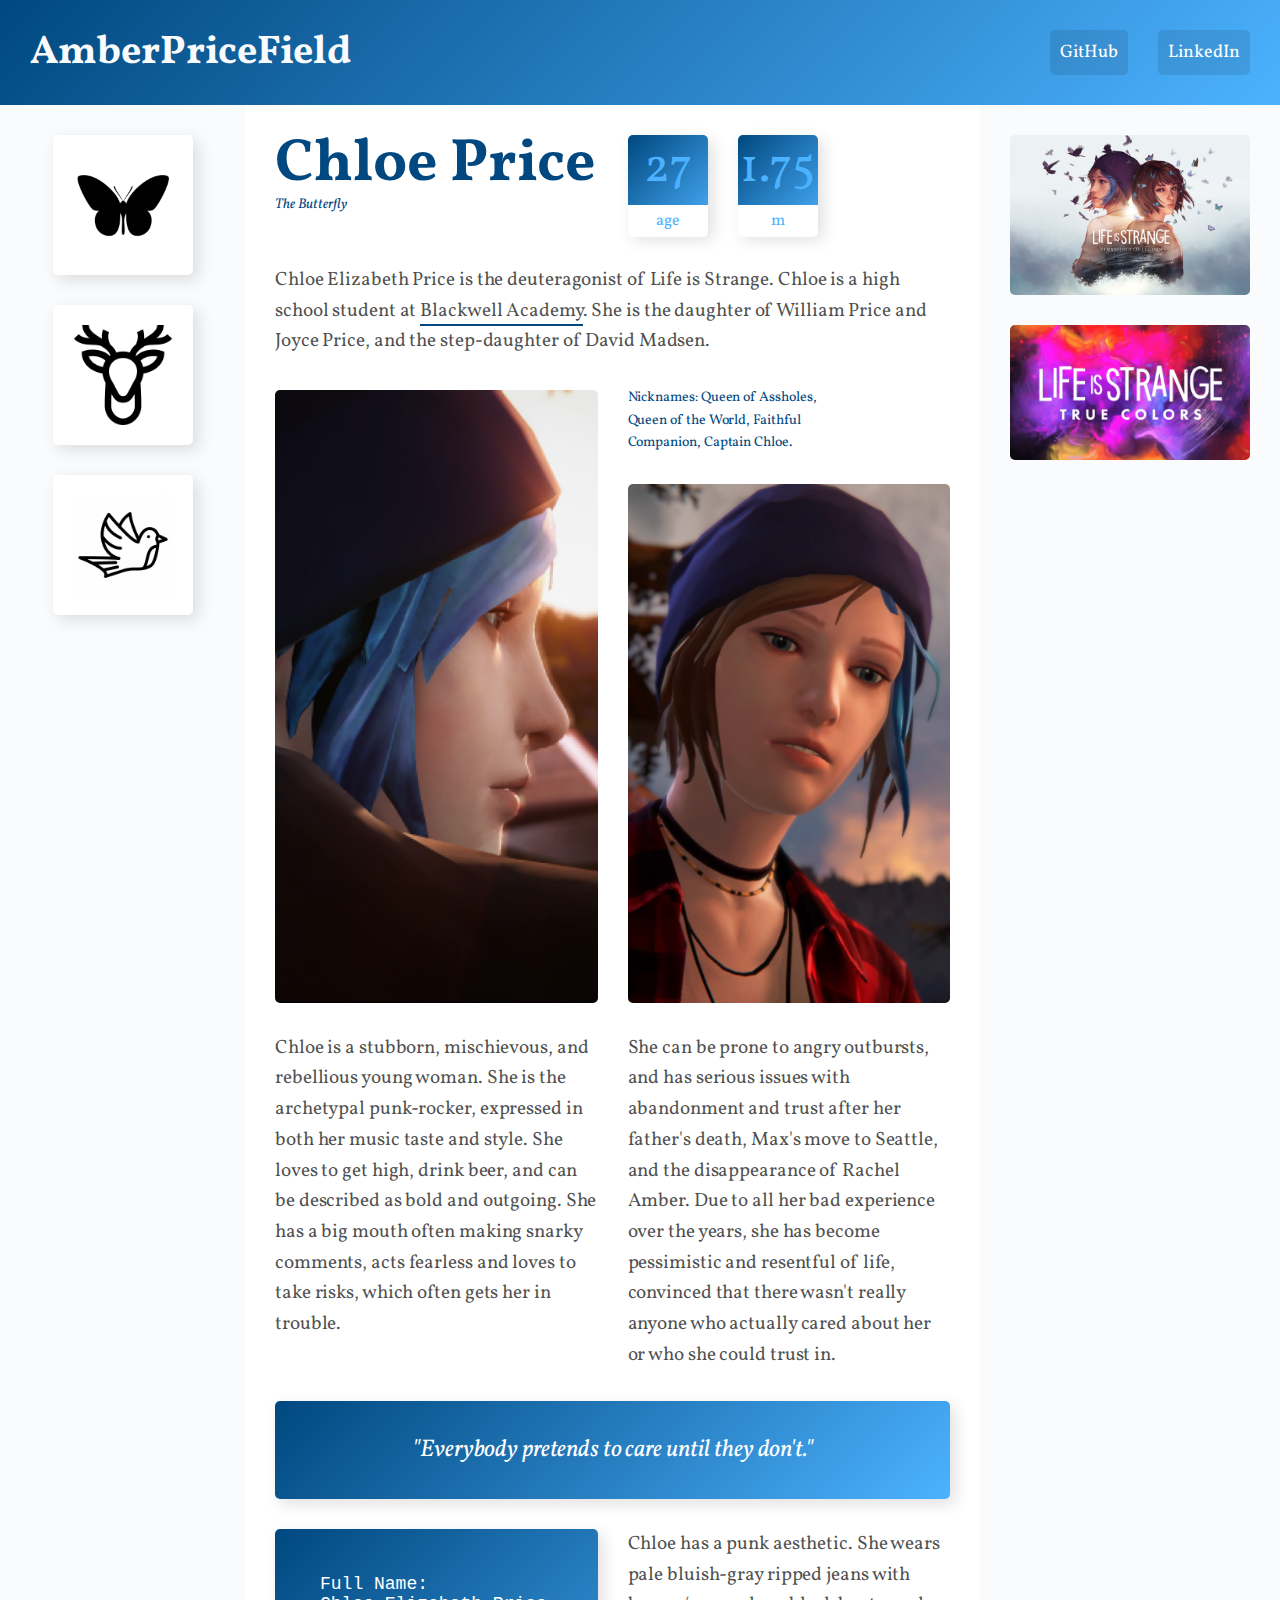
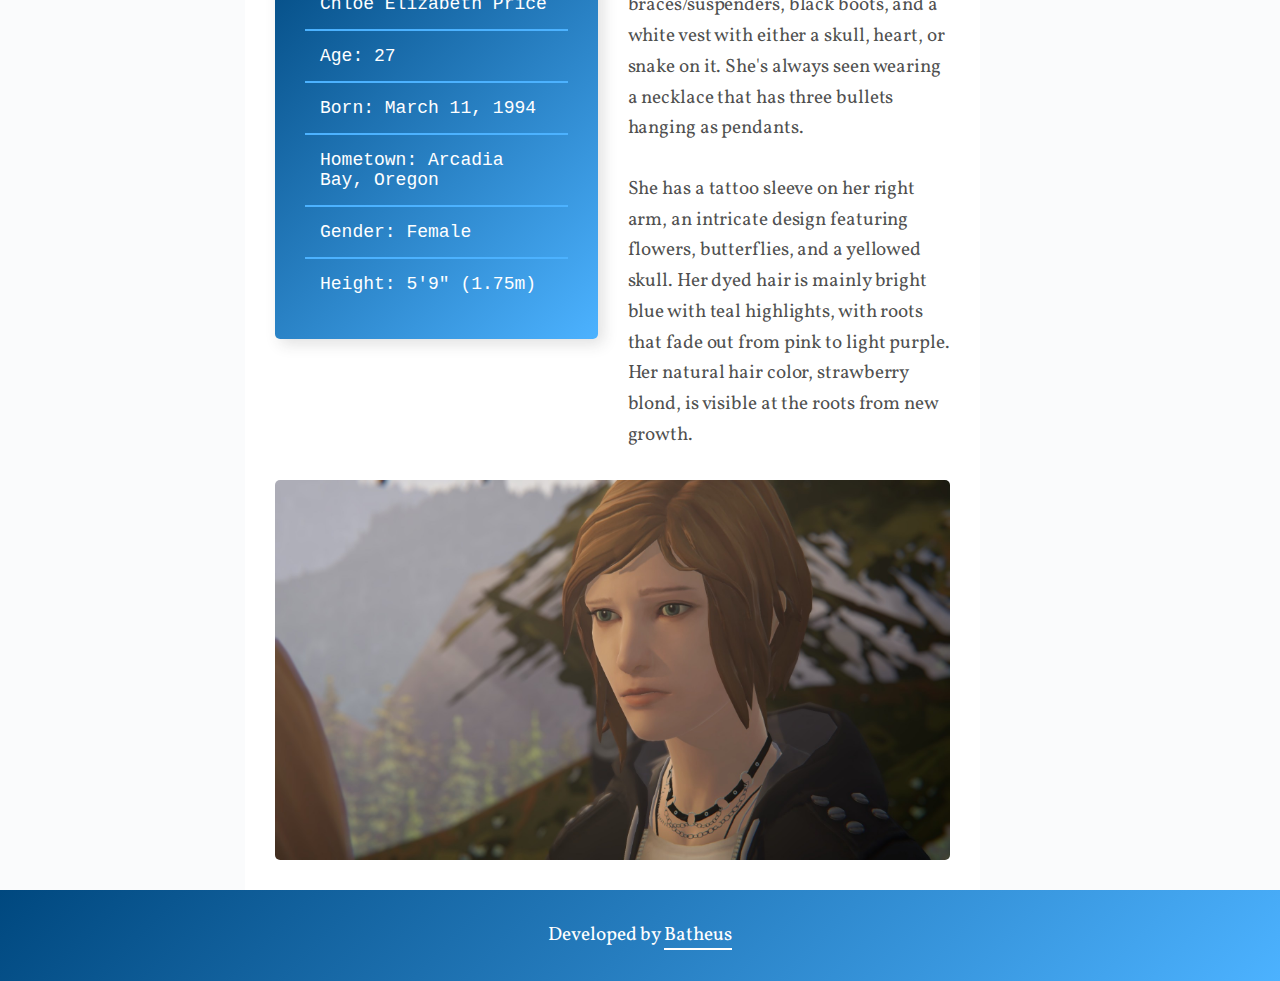
<file: index.html>
<html lang="en">
<head>
    <meta charset="UTF-8">
    <meta name="viewport" content="width=device-width, initial-scale=1, shrink-to-fit=no">
    <link href="https://fonts.googleapis.com/css?family=Vollkorn:400,400i,700" rel="stylesheet">
    <link rel="icon" type="image/png" sizes="32x32" href="img/favicon.png">
    <link rel="stylesheet" href="css/style.css">
    <link rel="stylesheet" href="css/chloe.css">
    <title>AmberPriceField</title>
</head>
<body>
    <div class="structure">

        <header class="header">
            <a href="#" class="logo">AmberPriceField</a>
            <nav>
                <ul>
                    <li><a href="https://github.com/batheus">GitHub</a></li>
                    <li><a href="https://www.linkedin.com/in/batheusdev/">LinkedIn</a></li>
                </ul>
            </nav>
        </header>

        <nav class="sidenav">
            <ul>
                <li><a href="index.html"><img src="img/icon/butterfly.png" alt="Chloe Price"></a></li>
                <li><a href="max.html"><img src="img/icon/deer.png" alt="Max Caulfield"></a></li>
                <li><a href="rachel.html"><img src="img/icon/bird.png" alt="Rachel Amber"></a></li>
            </ul>
        </nav>

        <main class="content">
            <div class="title">
                <h1>Chloe Price</h1>
                <span>The Butterfly</span>
            </div>

            <div class="info-number">
                <div>
                    <span class="number">27</span>
                    <span class="definition">age</span>
                </div>

                <div>
                    <span class="number">1.75</span>
                    <span class="definition">m</span>
                </div>
            </div>

            <p class="wide-col">
                Chloe Elizabeth Price is the deuteragonist of Life is Strange.
                Chloe is a high school student at <a href="https://batheus.github.io/blackwell_academy-website/">Blackwell Academy</a>.
                She is the daughter of William Price and Joyce Price, and the step-daughter of David Madsen.
            </p>

            <img class="img-1" src="img/chloe1.png" alt="Chloe Price - Photo 1">

            
            <p class="img-text">
                Nicknames:
                Queen of Assholes, Queen of the World, Faithful Companion, Captain Chloe.
            </p>

            <img class="img-2" src="img/chloe2.png" alt="Chloe Price - Photo 2">

            <p>
                Chloe is a stubborn, mischievous, and rebellious young woman. She is the archetypal punk-rocker, expressed in both her music taste and style. 
                She loves to get high, drink beer, and can be described as bold and outgoing. 
                She has a big mouth often making snarky comments, acts fearless and loves to take risks, which often gets her in trouble.
            </p>

            <p>
                She can be prone to angry outbursts, and has serious issues with abandonment and trust after her father's death, 
                Max's move to Seattle, and the disappearance of Rachel Amber. 
                Due to all her bad experience over the years, she has become pessimistic and resentful of life, 
                convinced that there wasn't really anyone who actually cared about her or who she could trust in.
            </p>

            <blockquote class="quote wide-col">
                <p>
                    "Everybody pretends to care until they don't."
                </p>
            </blockquote>

            <ul class="atributes">
                <li>Full Name: 
                    <br>Chloe Elizabeth Price
                </li>
                <li>Age: 27</li>
                <li>Born: March 11, 1994</li>
                <li>Hometown: Arcadia Bay, Oregon</li>
                <li>Gender: Female</li>
                <li>Height: 5'9" (1.75m)</li>
            </ul>

            <div class="info-text">
                <p>
                    Chloe has a punk aesthetic. She wears pale bluish-gray ripped jeans with braces/suspenders, 
                    black boots, and a white vest with either a skull, heart, or snake on it. 
                    She's always seen wearing a necklace that has three bullets hanging as pendants.
                </p>

                <p>
                    She has a tattoo sleeve on her right arm, an intricate design featuring flowers, butterflies, and a yellowed skull. 
                    Her dyed hair is mainly bright blue with teal highlights, with roots that fade out from pink to light purple. 
                    Her natural hair color, strawberry blond, is visible at the roots from new growth.
                </p>
            </div>

            <img class="wide-col" src="img/chloe3.jpeg" alt="Chloe Price - Photo 3">
        </main>

        <aside class="merch">
            <div class="merch-item">
                <a href="https://store.playstation.com/pt-br/product/UP0082-CUSA23980_00-1951785847228082/"><img src="img/merch1.jpg" alt="Merch 1"></a>
            </div>

            <div class="merch-item">
                <a href="https://store.playstation.com/pt-br/product/UP0082-PPSA02046_00-1336949547454056/"><img src="img/merch2.png" alt="Merch 2"></a>
            </div>
        </aside>

        <footer class="footer">
            <p>Developed by <a href="https://github.com/batheus">Batheus</a></p>
        </footer>
    </div>
</body>
</html>
</file>
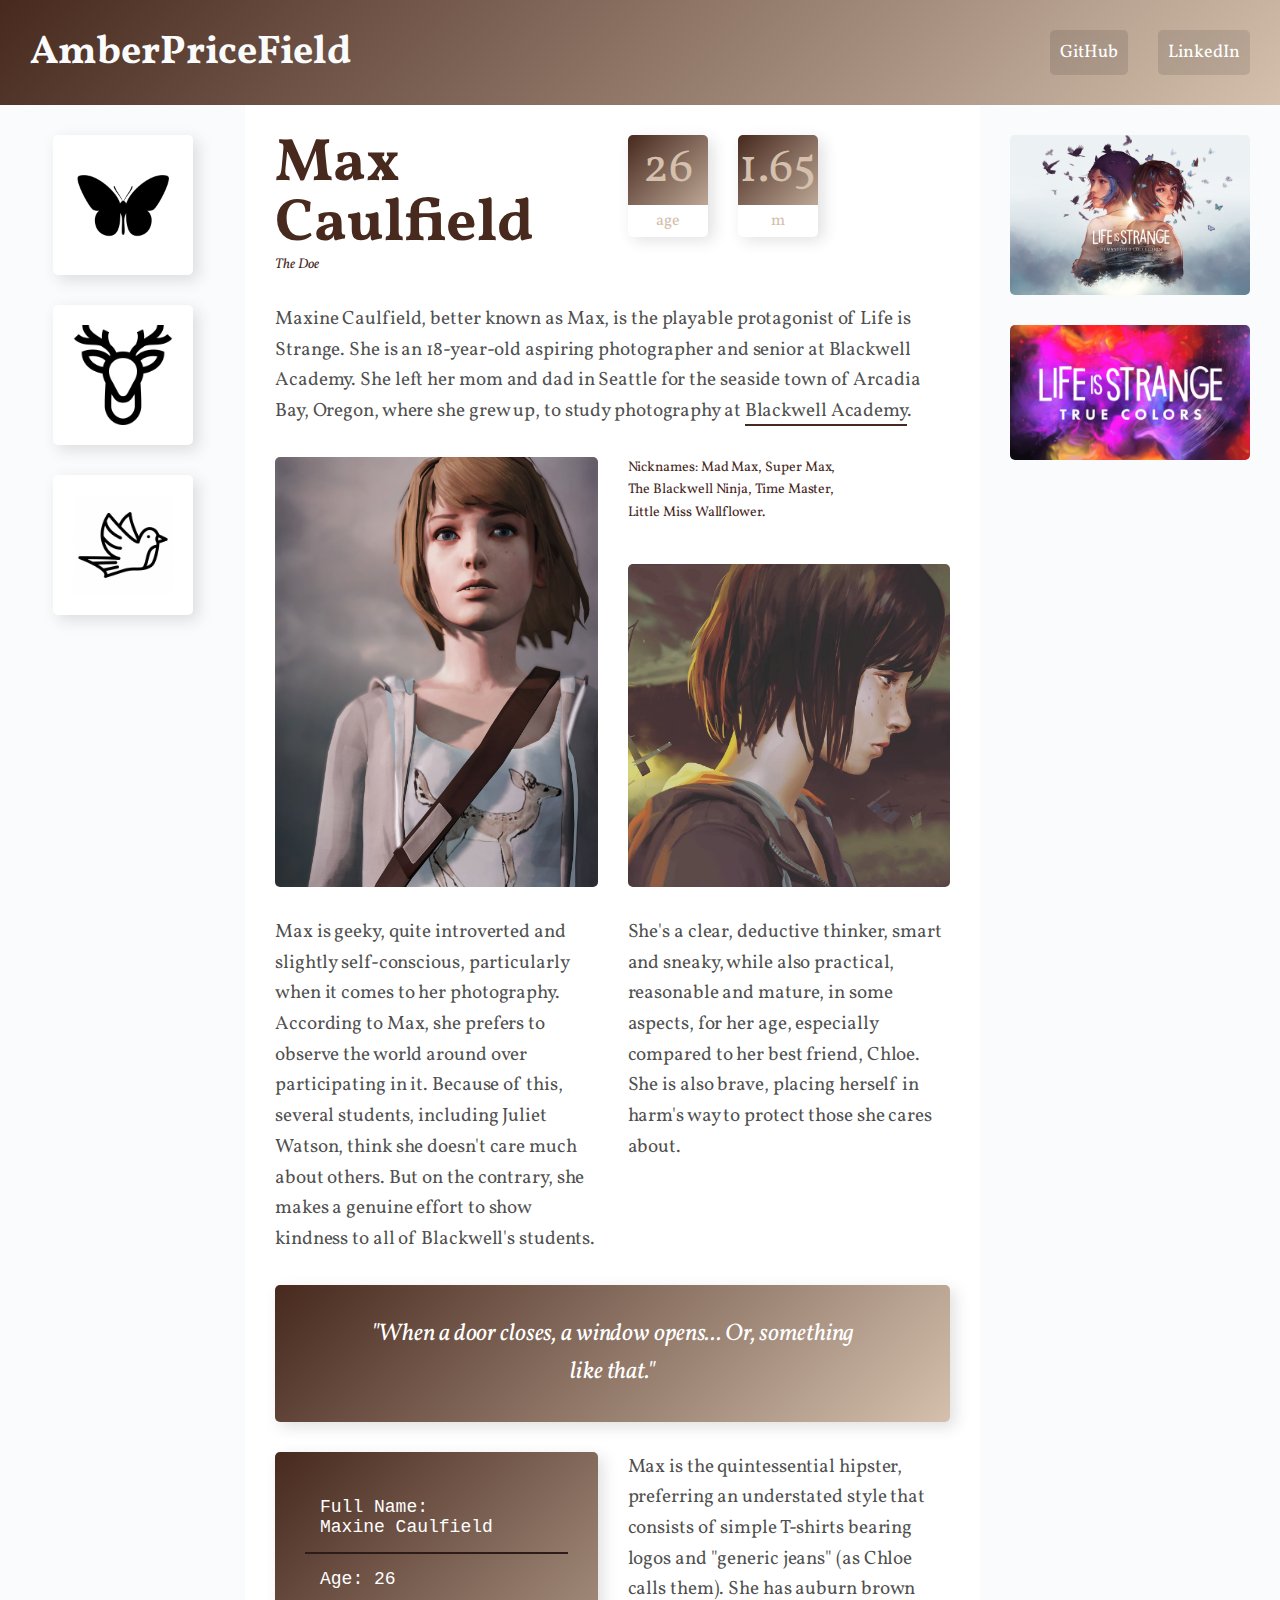
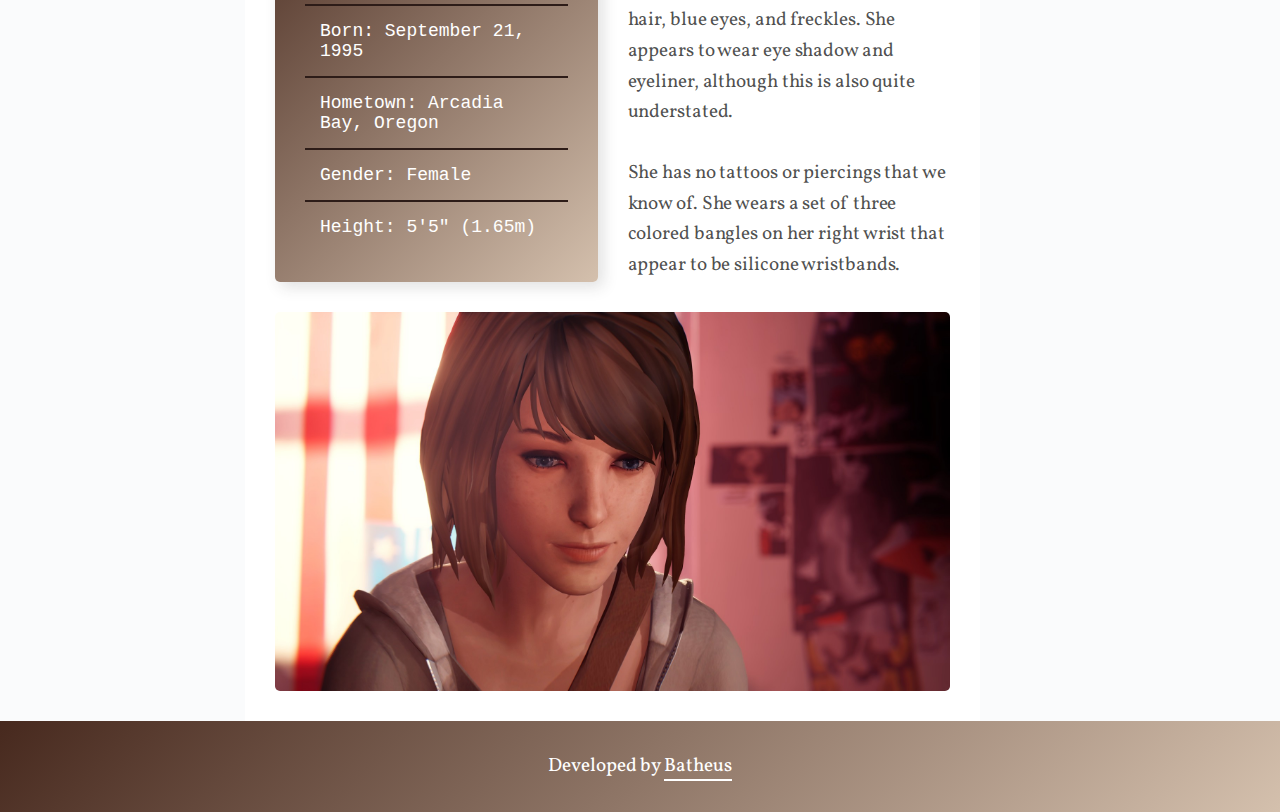
<file: max.html>
<html lang="en">
<head>
    <meta charset="UTF-8">
    <meta name="viewport" content="width=device-width, initial-scale=1, shrink-to-fit=no">
    <link href="https://fonts.googleapis.com/css?family=Vollkorn:400,400i,700" rel="stylesheet">
    <link rel="icon" type="image/png" sizes="32x32" href="img/favicon.png">
    <link rel="stylesheet" href="css/style.css">
    <link rel="stylesheet" href="css/max.css">
    <title>AmberPriceField</title>
</head>
<body>
    <div class="structure">

        <header class="header">
            <a href="#" class="logo">AmberPriceField</a>
            <nav>
                <ul>
                    <li><a href="https://github.com/batheus">GitHub</a></li>
                    <li><a href="https://www.linkedin.com/in/batheusdev/">LinkedIn</a></li>
                </ul>
            </nav>
        </header>

        <nav class="sidenav">
            <ul>
                <li><a href="index.html"><img src="img/icon/butterfly.png" alt="Chloe Price"></a></li>
                <li><a href="max.html"><img src="img/icon/deer.png" alt="Max Caulfield"></a></li>
                <li><a href="rachel.html"><img src="img/icon/bird.png" alt="Rachel Amber"></a></li>
            </ul>
        </nav>

        <main class="content">
            <div class="title">
                <h1>Max Caulfield</h1>
                <span>The Doe</span>
            </div>

            <div class="info-number">
                <div>
                    <span class="number">26</span>
                    <span class="definition">age</span>
                </div>

                <div>
                    <span class="number">1.65</span>
                    <span class="definition">m</span>
                </div>
            </div>

            <p class="wide-col">
                Maxine Caulfield, better known as Max, is the playable protagonist of Life is Strange. 
                She is an 18-year-old aspiring photographer and senior at Blackwell Academy. 
                She left her mom and dad in Seattle for the seaside town of Arcadia Bay, Oregon, where she grew up, to study photography at <a href="https://batheus.github.io/blackwell_academy-website/">Blackwell Academy</a>.
            </p>

            <img class="img-1" src="img/max1.jpg" alt="Max Caulfield - Photo 1">

            
            <p class="img-text">
                Nicknames:
                Mad Max, Super Max, The Blackwell Ninja, Time Master, Little Miss Wallflower.
            </p>

            <img class="img-2" src="img/max2.jpg" alt="Max Caulfield - Photo 2">

            <p>
                Max is geeky, quite introverted and slightly self-conscious, particularly when it comes to her photography. 
                According to Max, she prefers to observe the world around over participating in it. 
                Because of this, several students, including Juliet Watson, think she doesn't care much about others. 
                But on the contrary, she makes a genuine effort to show kindness to all of Blackwell's students.
            </p>

            <p>
                She's a clear, deductive thinker, smart and sneaky, while also practical, reasonable and mature, 
                in some aspects, for her age, especially compared to her best friend, Chloe. 
                She is also brave, placing herself in harm's way to protect those she cares about.
            </p>

            <blockquote class="quote wide-col">
                <p>
                    "When a door closes, a window opens... Or, something like that."
                </p>
            </blockquote>

            <ul class="atributes">
                <li>Full Name: 
                    <br>Maxine Caulfield
                </li>
                <li>Age: 26</li>
                <li>Born: September 21, 1995</li>
                <li>Hometown: Arcadia Bay, Oregon</li>
                <li>Gender: Female</li>
                <li>Height: 5'5" (1.65m)</li>
            </ul>

            <div class="info-text">
                <p>
                    Max is the quintessential hipster, preferring an understated style that consists of simple T-shirts bearing logos 
                    and "generic jeans" (as Chloe calls them). 
                    She has auburn brown hair, blue eyes, and freckles. 
                    She appears to wear eye shadow and eyeliner, although this is also quite understated. 
                </p>

                <p>
                    She has no tattoos or piercings that we know of. 
                    She wears a set of three colored bangles on her right wrist that appear to be silicone wristbands.
                </p>
            </div>

            <img class="wide-col" src="img/max3.jpg" alt="Max Caulfield - Photo 3">
        </main>

        <aside class="merch">
            <div class="merch-item">
                <a href="https://store.playstation.com/pt-br/product/UP0082-CUSA23980_00-1951785847228082/"><img src="img/merch1.jpg" alt="Merch 1"></a>
            </div>

            <div class="merch-item">
                <a href="https://store.playstation.com/pt-br/product/UP0082-PPSA02046_00-1336949547454056/"><img src="img/merch2.png" alt="Merch 2"></a>
            </div>
        </aside>

        <footer class="footer">
            <p>Developed by <a href="https://github.com/batheus">Batheus</a></p>
        </footer>
    </div>
</body>
</html>
</file>
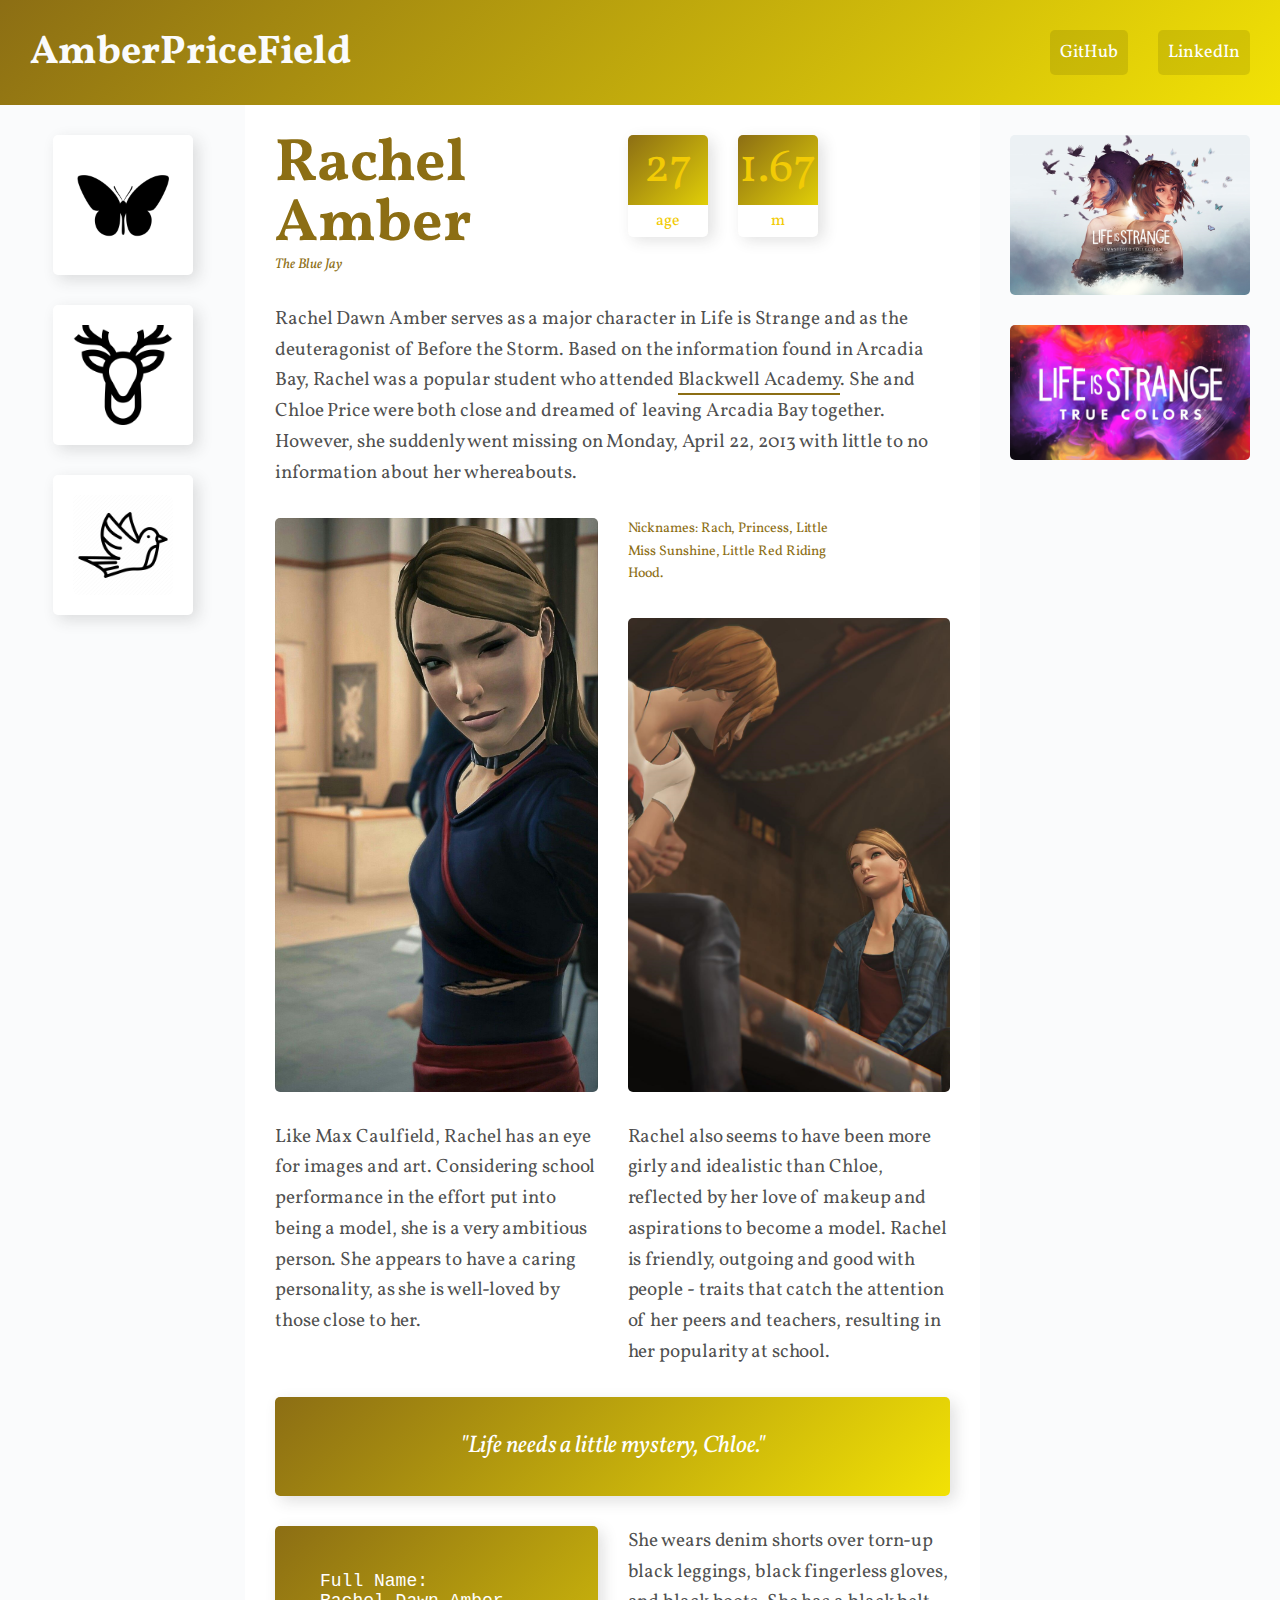
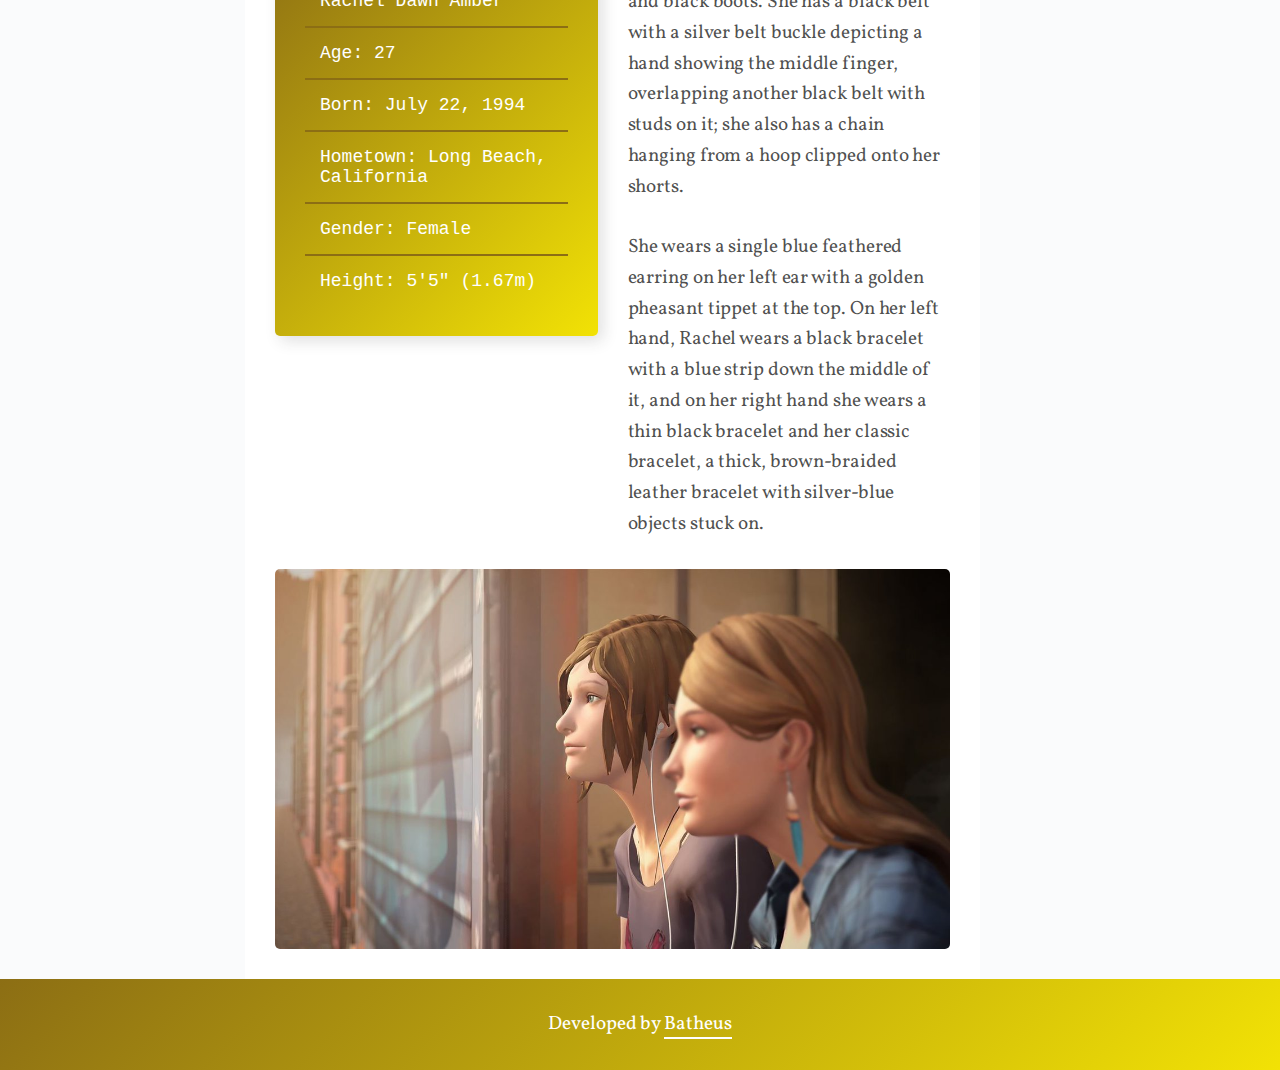
<file: rachel.html>
<html lang="en">
<head>
    <meta charset="UTF-8">
    <meta name="viewport" content="width=device-width, initial-scale=1, shrink-to-fit=no">
    <link href="https://fonts.googleapis.com/css?family=Vollkorn:400,400i,700" rel="stylesheet">
    <link rel="icon" type="image/png" sizes="32x32" href="img/favicon.png">
    <link rel="stylesheet" href="css/style.css">
    <link rel="stylesheet" href="css/rachel.css">
    <title>AmberPriceField</title>
</head>
<body>
    <div class="structure">

        <header class="header">
            <a href="#" class="logo">AmberPriceField</a>
            <nav>
                <ul>
                    <li><a href="https://github.com/batheus">GitHub</a></li>
                    <li><a href="https://www.linkedin.com/in/batheusdev/">LinkedIn</a></li>
                </ul>
            </nav>
        </header>

        <nav class="sidenav">
            <ul>
                <li><a href="index.html"><img src="img/icon/butterfly.png" alt="Chloe Price"></a></li>
                <li><a href="max.html"><img src="img/icon/deer.png" alt="Max Caulfield"></a></li>
                <li><a href="rachel.html"><img src="img/icon/bird.png" alt="Rachel Amber"></a></li>
            </ul>
        </nav>

        <main class="content">
            <div class="title">
                <h1>Rachel Amber</h1>
                <span>The Blue Jay</span>
            </div>

            <div class="info-number">
                <div>
                    <span class="number">27</span>
                    <span class="definition">age</span>
                </div>

                <div>
                    <span class="number">1.67</span>
                    <span class="definition">m</span>
                </div>
            </div>

            <p class="wide-col">
                Rachel Dawn Amber serves as a major character in Life is Strange and as the deuteragonist of Before the Storm.
                Based on the information found in Arcadia Bay, Rachel was a popular student who attended <a href="https://batheus.github.io/blackwell_academy-website/">Blackwell Academy</a>. 
                She and Chloe Price were both close and dreamed of leaving Arcadia Bay together. 
                However, she suddenly went missing on Monday, April 22, 2013 with little to no information about her whereabouts.
            </p>

            <img class="img-1" src="img/rachel1.jpg" alt="Rachel Amber - Photo 1">

            
            <p class="img-text">
                Nicknames:
                Rach, Princess, Little Miss Sunshine, Little Red Riding Hood.
            </p>

            <img class="img-2" src="img/rachel3.png" alt="Rachel Amber - Photo 2">

            <p>
                Like Max Caulfield, Rachel has an eye for images and art. 
                Considering school performance in the effort put into being a model, she is a very ambitious person. 
                She appears to have a caring personality, as she is well-loved by those close to her. 
            </p>

            <p>
                Rachel also seems to have been more girly and idealistic than Chloe, reflected by her love of makeup and aspirations to become a model. 
                Rachel is friendly, outgoing and good with people - traits that catch the attention of her peers and teachers, resulting in her popularity at school.
            </p>

            <blockquote class="quote wide-col">
                <p>
                    "Life needs a little mystery, Chloe."
                </p>
            </blockquote>

            <ul class="atributes">
                <li>Full Name: 
                    <br>Rachel Dawn Amber
                </li>
                <li>Age: 27</li>
                <li>Born: July 22, 1994</li>
                <li>Hometown: Long Beach, California</li>
                <li>Gender: Female</li>
                <li>Height: 5'5" (1.67m)</li>
            </ul>

            <div class="info-text">
                <p>
                    She wears denim shorts over torn-up black leggings, black fingerless gloves, and black boots.
                    She has a black belt with a silver belt buckle depicting a hand showing the middle finger, 
                    overlapping another black belt with studs on it; 
                    she also has a chain hanging from a hoop clipped onto her shorts.  
                </p>

                <p>
                    She wears a single blue feathered earring on her left ear with a golden pheasant tippet at the top. 
                    On her left hand, Rachel wears a black bracelet with a blue strip down the middle of it, 
                    and on her right hand she wears a thin black bracelet and her classic bracelet, a thick, 
                    brown-braided leather bracelet with silver-blue objects stuck on.
                </p>
            </div>

            <img class="wide-col" src="img/rachel2.jpg" alt="Rachel Amber - Photo 3">
        </main>

        <aside class="merch">
            <div class="merch-item">
                <a href="https://store.playstation.com/pt-br/product/UP0082-CUSA23980_00-1951785847228082/"><img src="img/merch1.jpg" alt="Merch 1"></a>
            </div>

            <div class="merch-item">
                <a href="https://store.playstation.com/pt-br/product/UP0082-PPSA02046_00-1336949547454056/"><img src="img/merch2.png" alt="Merch 2"></a>
            </div>
        </aside>

        <footer class="footer">
            <p>Developed by <a href="https://github.com/batheus">Batheus</a></p>
        </footer>
    </div>
</body>
</html>
</file>
<file: css/style.css>
body, p, h1, ul, li, blockquote {
    padding: 0px;
    margin: 0px;
}

body {
    font-family: "Vollkorn", Georgia, 'Times New Roman', Times, serif;
}

li {
    list-style: none;
}

a {
    text-decoration: none;
}

img {
    width: 100%;
    display: block;
    border-radius: 5px;
}

/* Main Grid */

.structure {
    display: grid;
    grid-template-columns: minmax(160px, 1fr) 3fr 300px;
    grid-template-areas: 
        "header header header"
        "sidenav content merch"
        "footer footer footer"
    ;
}

@media (max-width: 1200px) {
    .structure {
        grid-template-areas: 
        "header header header"
        "sidenav content content"
        "sidenav merch merch"
        "footer footer footer"
        ;
    }
}

@media (max-width: 760px) {
    .structure {
        grid-template-columns: 100%;
        grid-template-areas: 
        "header"
        "sidenav"
        "content"
        "merch"
        "footer"
        ;
    }
}

/* Header */
.header {
    grid-area: header;
    background: linear-gradient(135deg, #8844ee, #B07DFB);
    padding: 30px;
    display: grid;
    grid-template-columns: 1fr auto;
    align-items: center;
}

.logo {
    max-width: 200px;
    font-size: 2.5em;
    line-height: 1;
    font-weight: 700;
    color: #fafbfc;
}

.header nav ul {
    display: flex;
    flex-wrap: wrap;
}

.header nav a {
    display: block;
    padding: 10px;
    color: white;
    font-size: 1.125em;
    background: rgba(0,0,0,.1);
    border-radius: 5px;
    transition: 0.1s;
}

.header nav a:hover {
    background: rgba(0,0,0,.5);
}

.header li + li {
    margin-left: 30px;
}

@media (max-width: 760px) {
    .header {
        grid-template-columns: auto;
    }

    .logo {
        margin-bottom: 20px;
    }

    .header nav a {
        font-size: 1em;
    }

    .header li + li {
        margin-left: 10px;
    }
}

/* Sidenav */
.sidenav {
    grid-area: sidenav;
    background: #fafbfc;
    padding: 30px;
}

.sidenav li a {
    display: block;
    min-width: 60px;
    max-width: 100px;
    margin: 0 auto 30px auto;
    background: white;
    padding: 20px;
    border-radius: 5px;
    box-shadow: 5px 5px 15px 0px rgba(44, 44, 44, 0.15);
    transition: .1s ease-out;
}

.sidenav li a:hover {
    background: #B07DFB;
}

@keyframes seta {
    from {
        right: 30px;
    }
    to {
        right: 20px;
    }
}

@media (max-width: 760px) {
    .sidenav {
        position: relative;
        overflow-x: auto;
        -webkit-overflow-scrolling: touch;
        -ms-overflow-style: -ms-autohiding-scrollbar;
    }

    .sidenav::after {
        content: '→';
        position: absolute;
        top: 5px;
        right: 30px;
        color: rgba(0, 0, 0, .3);
        animation: seta .5s ease-in 0s infinite alternate;
    }

    .sidenav ul {
        display: flex;
    }

    .sidenav ul li {
        flex: 1 0 60px;
    }

    .sidenav {
        padding: 0 30px;
    }

    .sidenav li a {
        margin: 30px 30px 30px 0px;
    }
}

/* Content */
.content {
    grid-area: content;
    max-width: 900px;
    margin: 0 auto;
    padding: 30px;
    display: grid;
    grid-template-columns: 1fr 1fr;
    gap: 30px;
}

@media (max-width: 600px) {
    .content {
        grid-template-columns: auto;
    }
}

.wide-col {
    grid-column: 1 / -1;
}

.wide-col a {
    text-decoration: none;
    color: rgba(0, 0, 0, .7);
    border-bottom: 2px solid #B07DFB;
}

.wide-col a:hover {
    color: #fafbfc;
    background: #B07DFB;
}

.img-1 {
    grid-row: span 2;
    align-self: end;
}

.img-2 {
    align-self: end;
}

/* Content Styles */

p {
    font-size: 1.2em;
    line-height: 1.6;
    letter-spacing: -0.005em;
    color: rgba(0, 0, 0, .7);
}

.info-text p + p {
    margin-top: 30px;
}

/* Title */

.title {
    color: #B07DFB;
}

.title h1 {
    font-size: 3.75em;
    line-height: 1;
    font-weight: 700;
}

.title span {
    font-size: 0.875em;
    font-style: italic;
}

/* Info-Numbers */

.info-number {
    display: flex;
    align-items: flex-start;
}

.info-number > div {
    width: 80px;
    text-align: center;
    background: linear-gradient(135deg, #8844ee, #B07DFB);
    border-radius: 5px;
    box-shadow: 5px 5px 15px 0px rgba(44, 44, 44, 0.15);
    position: relative;
}

.info-number > div:first-child {
    margin-right: 30px;
}

.info-number span {
    display: block;
    color: #B07DFB;
}

.number {
    color: #B07DFB;
    font-size: 3em;
    line-height: 1;
    margin: 10px auto;
}

.definition {
    background: white;
    border-radius: 0 0 5px 5px;
    padding: 5px 0;
    position: relative;
    top: 2px;
}

.img-text {
    font-size: 0.875em;
    color: #B07DFB;
    max-width: 16em;
}

.quote, .atributes {
    align-self: start;
    padding: 30px;
    border-radius: 5px;
    box-shadow: 5px 5px 15px 0px rgba(44, 44, 44, 0.15);
    background: linear-gradient(135deg, #8844ee, #B07DFB);
}

.quote p {
    font-size: 1.5em;
    font-style: italic;
    text-align: center;
    color: white;
    max-width: 500px;
    margin: 0 auto;
}

.atributes li {
    color: white;
    font-family: 'Courier New', Courier, monospace;
    font-size: 1.125em;
    padding: 15px;
}

.atributes li + li {
    border-top: 2px solid #B07DFB;
}

/* Merch */
.merch {
    grid-area: merch;
    background: #fafbfc;
    display: grid;
    align-content: start;
    padding: 30px;
    gap: 30px;
    grid-template-columns: repeat(auto-fit, minmax(150px, 1fr));
}

/* Footer */
.footer {
    grid-area: footer;
    background: linear-gradient(135deg, #8844ee, #B07DFB);
}

.footer p {
    color: white;
    text-align: center;
    padding: 30px;
}

.footer a {
    color: white;
    border-bottom: 2px solid white;
}

.footer a:hover {
    color: black;
    background: white;
}
</file>
<file: css/chloe.css>
/* Header */
.header {
    background: linear-gradient(135deg, #00487F, #4CB2FF);
}

/* Sidenav */
.sidenav li a:hover {
    background: #4CB2FF;
}

/* Content */
.wide-col a {
    border-bottom: 2px solid #00487F;
}

.wide-col a:hover {
    color: #fafbfc;
    background: #00487F;
}

.title {
    color: #00487F;
}

.info-number > div {
    background: linear-gradient(135deg, #00487F, #4CB2FF);
}

.info-number span {
    color: #4CB2FF;
}

.number {
    color: #4CB2FF;
}

.img-text {
    color: #00487F;
}

.quote, .atributes {
    background: linear-gradient(135deg, #00487F, #4CB2FF);
}

.atributes li + li {
    border-top: 2px solid #4CB2FF;
}

/* Footer */
.footer {
    background: linear-gradient(135deg, #00487F, #4CB2FF);
}
</file>
<file: css/max.css>
/* Header */
.header {
    background: linear-gradient(135deg, #47291E, #D4C0AD);
}

/* Sidenav */
.sidenav li a:hover {
    background: #D4C0AD;
}

/* Content */
.wide-col a {
    border-bottom: 2px solid #47291E;
}

.wide-col a:hover {
    color: #fafbfc;
    background: #47291E;
}

.title {
    color: #47291E;
}

.info-number > div {
    background: linear-gradient(135deg, #47291E, #D4C0AD);
}

.info-number span {
    color: #D4C0AD;
}

.number {
    color: #D4C0AD;
}

.img-text {
    color: #47291E;
}

.quote, .atributes {
    background: linear-gradient(135deg, #47291E, #D4C0AD);
}

.atributes li + li {
    border-top: 2px solid #2D1C18;
}

/* Footer */
.footer {
    background: linear-gradient(135deg, #47291E, #D4C0AD);
}
</file>
<file: css/rachel.css>
/* Header */
.header {
    background: linear-gradient(135deg, #8C6E14, #F2E205);
}

/* Sidenav */
.sidenav li a:hover {
    background: #F2E205;
}

/* Content */
.wide-col a {
    border-bottom: 2px solid #8C6E14;
}

.wide-col a:hover {
    color: #fafbfc;
    background: #8C6E14;
}

.title {
    color: #8C6E14;
}

.info-number > div {
    background: linear-gradient(135deg, #8C6E14, #F2E205);
}

.info-number span {
    color: #F2CB05;
}

.number {
    color: #F2CB05;
}

.img-text {
    color: #8C6E14;
}

.quote, .atributes {
    background: linear-gradient(135deg, #8C6E14, #F2E205);
}

.atributes li + li {
    border-top: 2px solid #8C6E14;
}

/* Footer */
.footer {
    background: linear-gradient(135deg, #8C6E14, #F2E205);
}
</file>
